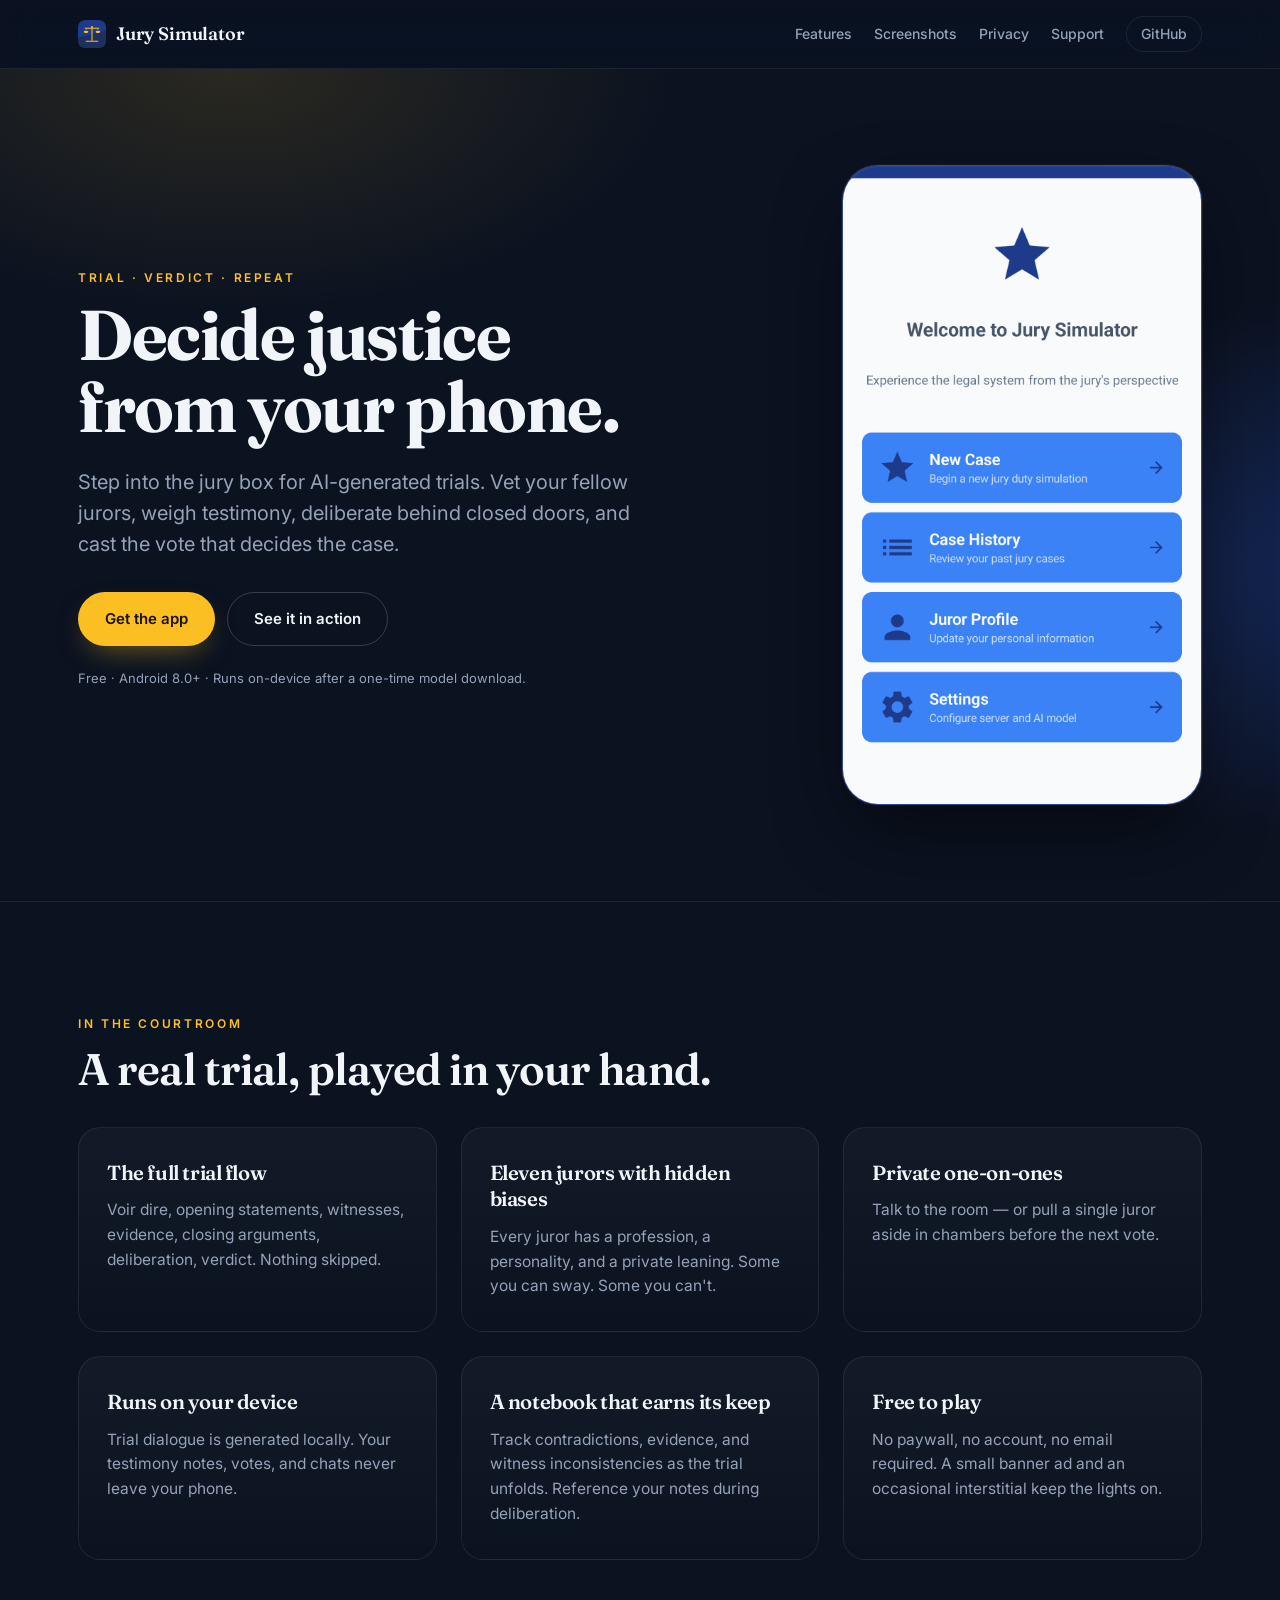
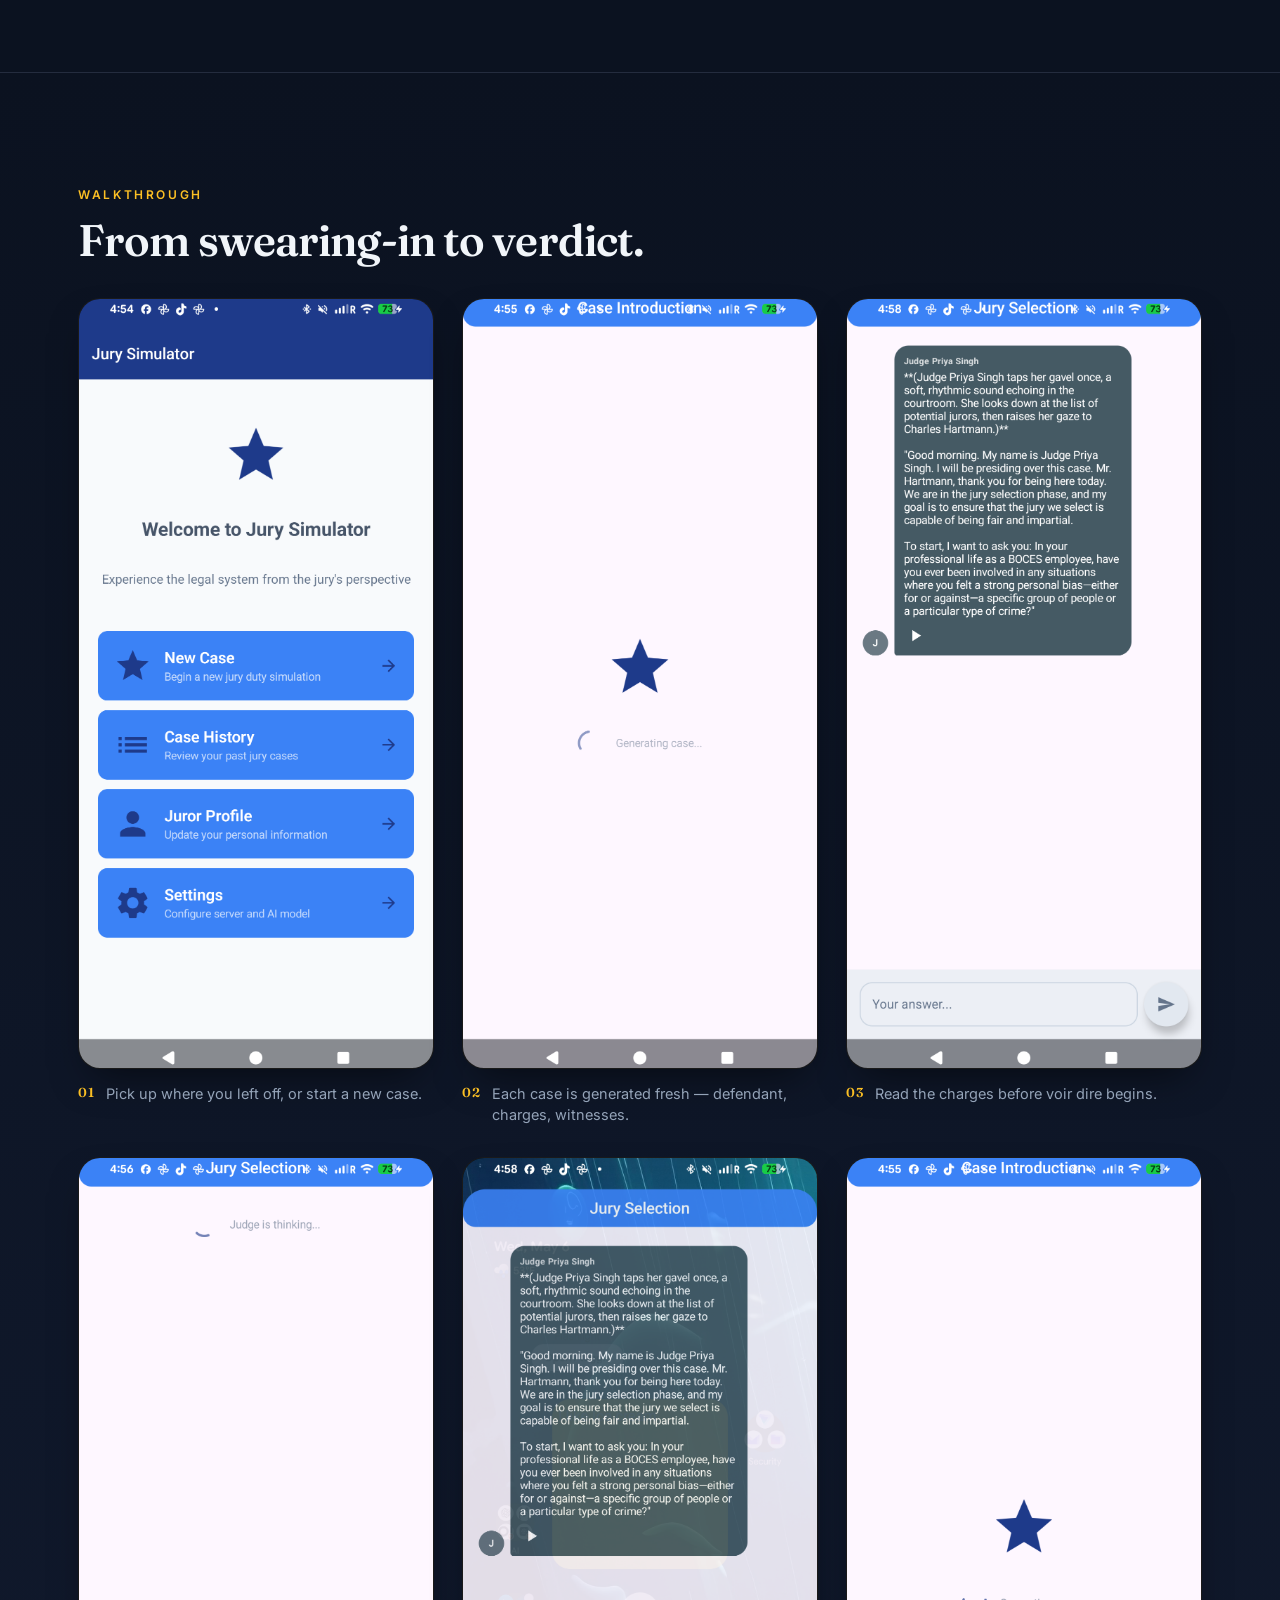
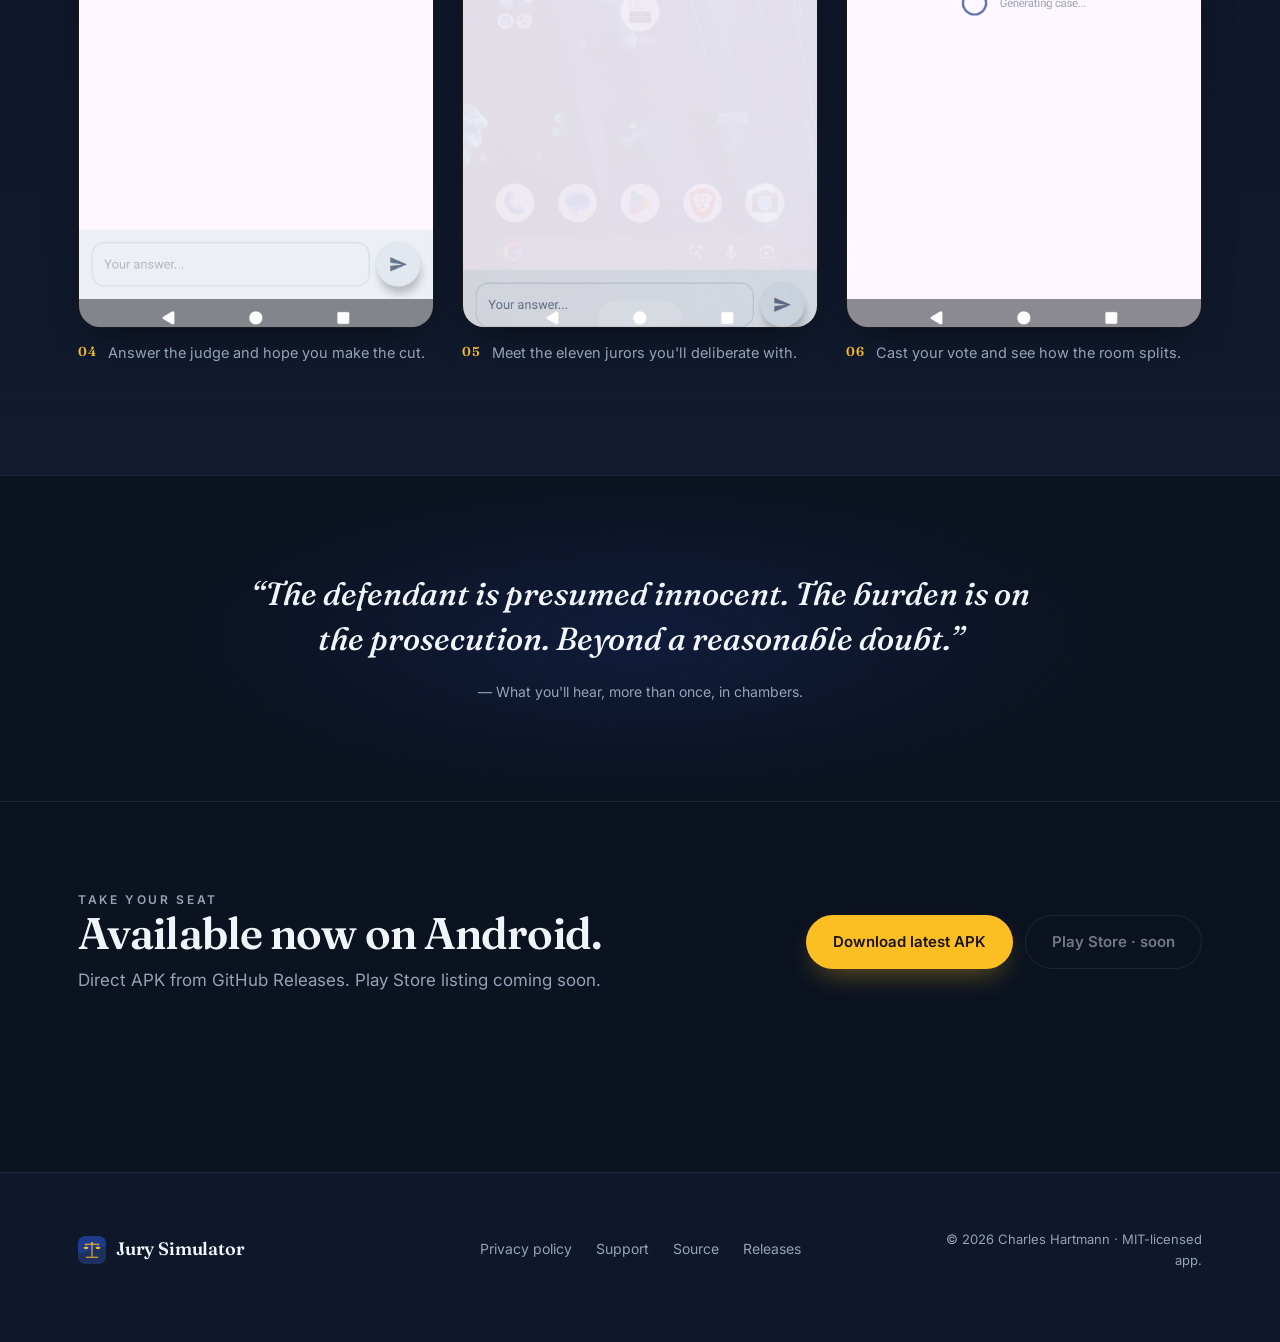
<file: site/index.html>
<!DOCTYPE html>
<html lang="en">
<head>
  <meta charset="UTF-8" />
  <meta name="viewport" content="width=device-width, initial-scale=1.0" />
  <title>Jury Simulator — Decide justice from your phone</title>
  <meta name="description" content="An Android jury duty simulator. Voir dire, witnesses, evidence, and deliberation with eleven AI jurors. Runs on-device. Free." />
  <meta property="og:title" content="Jury Simulator — Decide justice from your phone" />
  <meta property="og:description" content="Step into the jury box for AI-generated trials. Free on Android." />
  <meta property="og:image" content="assets/icon.svg" />
  <meta name="theme-color" content="#0F172A" />
  <link rel="icon" href="assets/icon.svg" type="image/svg+xml" />
  <link rel="preconnect" href="https://fonts.googleapis.com" />
  <link rel="preconnect" href="https://fonts.gstatic.com" crossorigin />
  <link href="https://fonts.googleapis.com/css2?family=Fraunces:opsz,wght@9..144,500;9..144,600;9..144,700&family=Inter:wght@400;500;600;700&display=swap" rel="stylesheet" />
  <link rel="stylesheet" href="assets/style.css" />
</head>
<body>
  <header class="site-header">
    <div class="container nav">
      <a class="brand" href="./">
        <img src="assets/icon.svg" alt="" width="28" height="28" />
        <span>Jury Simulator</span>
      </a>
      <nav class="primary-nav" aria-label="Primary">
        <a href="#features">Features</a>
        <a href="#screenshots">Screenshots</a>
        <a href="privacy.html">Privacy</a>
        <a href="support.html">Support</a>
        <a class="ghost" href="https://github.com/chartmann1590/jury-simulator">GitHub</a>
      </nav>
    </div>
  </header>

  <main>
    <section class="hero">
      <div class="container hero-grid">
        <div class="hero-copy">
          <p class="eyebrow">Trial · Verdict · Repeat</p>
          <h1>Decide justice<br />from your phone.</h1>
          <p class="lede">Step into the jury box for AI-generated trials. Vet your fellow jurors, weigh testimony, deliberate behind closed doors, and cast the vote that decides the case.</p>
          <div class="cta-row">
            <a class="btn primary" href="#download">Get the app</a>
            <a class="btn secondary" href="#screenshots">See it in action</a>
          </div>
          <p class="micro">Free · Android 8.0+ · Runs on-device after a one-time model download.</p>
        </div>
        <div class="hero-frame" aria-hidden="true">
          <video autoplay muted loop playsinline poster="assets/screenshots/01-home.png">
            <source src="assets/jurysim-promo.mp4" type="video/mp4" />
          </video>
        </div>
      </div>
    </section>

    <section class="features" id="features">
      <div class="container">
        <p class="eyebrow">In the courtroom</p>
        <h2>A real trial, played in your hand.</h2>
        <div class="feature-grid">
          <article>
            <h3>The full trial flow</h3>
            <p>Voir dire, opening statements, witnesses, evidence, closing arguments, deliberation, verdict. Nothing skipped.</p>
          </article>
          <article>
            <h3>Eleven jurors with hidden biases</h3>
            <p>Every juror has a profession, a personality, and a private leaning. Some you can sway. Some you can't.</p>
          </article>
          <article>
            <h3>Private one-on-ones</h3>
            <p>Talk to the room — or pull a single juror aside in chambers before the next vote.</p>
          </article>
          <article>
            <h3>Runs on your device</h3>
            <p>Trial dialogue is generated locally. Your testimony notes, votes, and chats never leave your phone.</p>
          </article>
          <article>
            <h3>A notebook that earns its keep</h3>
            <p>Track contradictions, evidence, and witness inconsistencies as the trial unfolds. Reference your notes during deliberation.</p>
          </article>
          <article>
            <h3>Free to play</h3>
            <p>No paywall, no account, no email required. A small banner ad and an occasional interstitial keep the lights on.</p>
          </article>
        </div>
      </div>
    </section>

    <section class="screenshots" id="screenshots">
      <div class="container">
        <p class="eyebrow">Walkthrough</p>
        <h2>From swearing-in to verdict.</h2>
        <div class="screenshot-row">
          <figure>
            <img src="assets/screenshots/01-home.png" alt="Jury Simulator home screen" loading="lazy" />
            <figcaption><span>01</span> Pick up where you left off, or start a new case.</figcaption>
          </figure>
          <figure>
            <img src="assets/screenshots/02-new-case.png" alt="New case generation screen" loading="lazy" />
            <figcaption><span>02</span> Each case is generated fresh — defendant, charges, witnesses.</figcaption>
          </figure>
          <figure>
            <img src="assets/screenshots/03-case-intro.png" alt="Case introduction" loading="lazy" />
            <figcaption><span>03</span> Read the charges before voir dire begins.</figcaption>
          </figure>
          <figure>
            <img src="assets/screenshots/04-voir-dire.png" alt="Voir dire questioning" loading="lazy" />
            <figcaption><span>04</span> Answer the judge and hope you make the cut.</figcaption>
          </figure>
          <figure>
            <img src="assets/screenshots/05-jury-selection.png" alt="Jury selection result" loading="lazy" />
            <figcaption><span>05</span> Meet the eleven jurors you'll deliberate with.</figcaption>
          </figure>
          <figure>
            <img src="assets/screenshots/06-additional.png" alt="In-trial detail" loading="lazy" />
            <figcaption><span>06</span> Cast your vote and see how the room splits.</figcaption>
          </figure>
        </div>
      </div>
    </section>

    <section class="quote">
      <div class="container">
        <blockquote>
          <p>“The defendant is presumed innocent. The burden is on the prosecution. Beyond a reasonable doubt.”</p>
          <cite>— What you'll hear, more than once, in chambers.</cite>
        </blockquote>
      </div>
    </section>

    <section class="download" id="download">
      <div class="container download-row">
        <div>
          <p class="eyebrow">Take your seat</p>
          <h2>Available now on Android.</h2>
          <p class="muted">Direct APK from GitHub Releases. Play Store listing coming soon.</p>
        </div>
        <div class="cta-row">
          <a class="btn primary" href="https://github.com/chartmann1590/jury-simulator/releases/latest">Download latest APK</a>
          <a class="btn secondary disabled" aria-disabled="true">Play Store · soon</a>
        </div>
      </div>
    </section>
  </main>

  
<!-- BEGIN AADS AD UNIT 2459484 -->
<div class="aads-slot" style="width:100%;margin:24px auto 16px;text-align:center;clear:both">
<div id="frame" style="width: 320px;margin: auto;z-index: 99998;height: auto">
<iframe data-aa='2459484' src='//ad.a-ads.com/2459484/?size=320x50' style='border:0; padding:0; width:320px; height:50px; overflow:hidden;display: block;margin: auto'></iframe>
</div>
</div>
<!-- END AADS AD UNIT 2459484 -->
<footer class="site-footer">
    <div class="container footer-grid">
      <div class="brand">
        <img src="assets/icon.svg" alt="" width="28" height="28" />
        <span>Jury Simulator</span>
      </div>
      <nav aria-label="Footer">
        <a href="privacy.html">Privacy policy</a>
        <a href="support.html">Support</a>
        <a href="https://github.com/chartmann1590/jury-simulator">Source</a>
        <a href="https://github.com/chartmann1590/jury-simulator/releases">Releases</a>
      </nav>
      <p class="legal">© 2026 Charles Hartmann · MIT-licensed app.</p>
    </div>
  </footer>
</body>
</html>
</file>
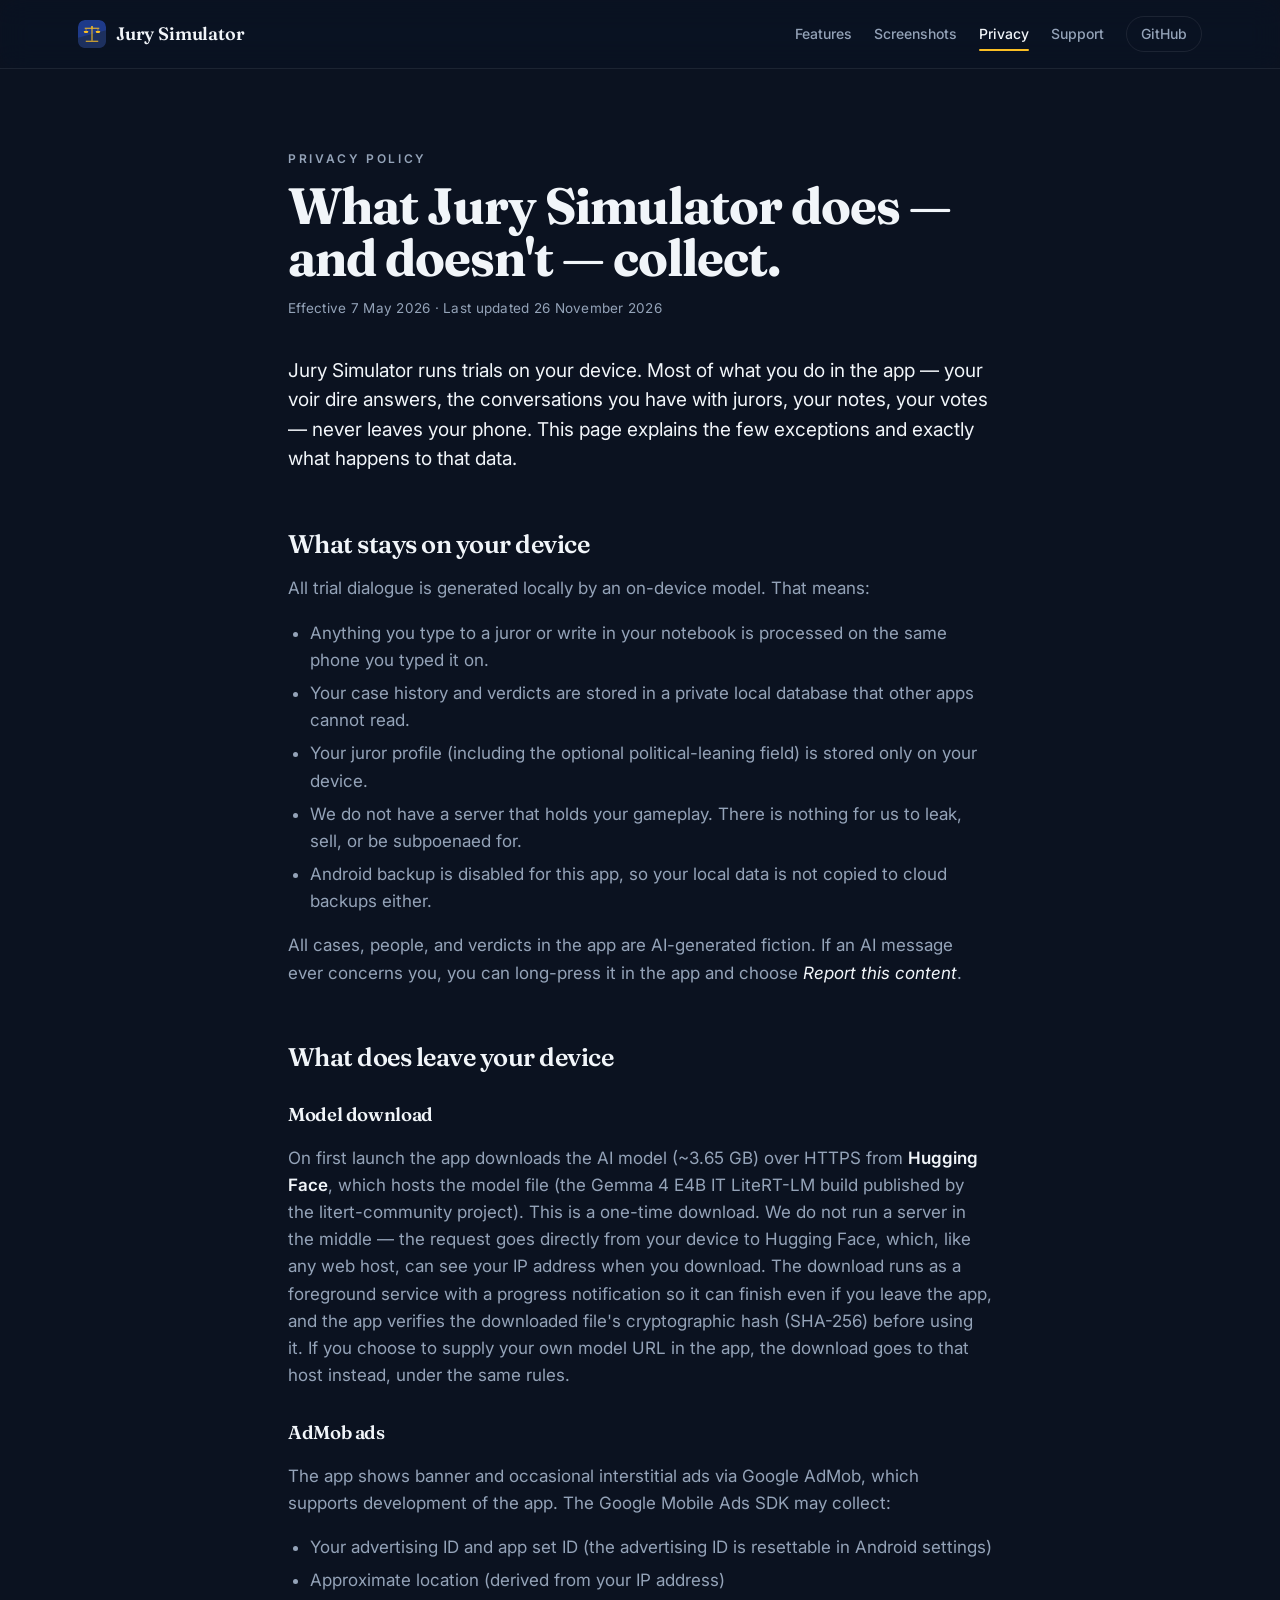
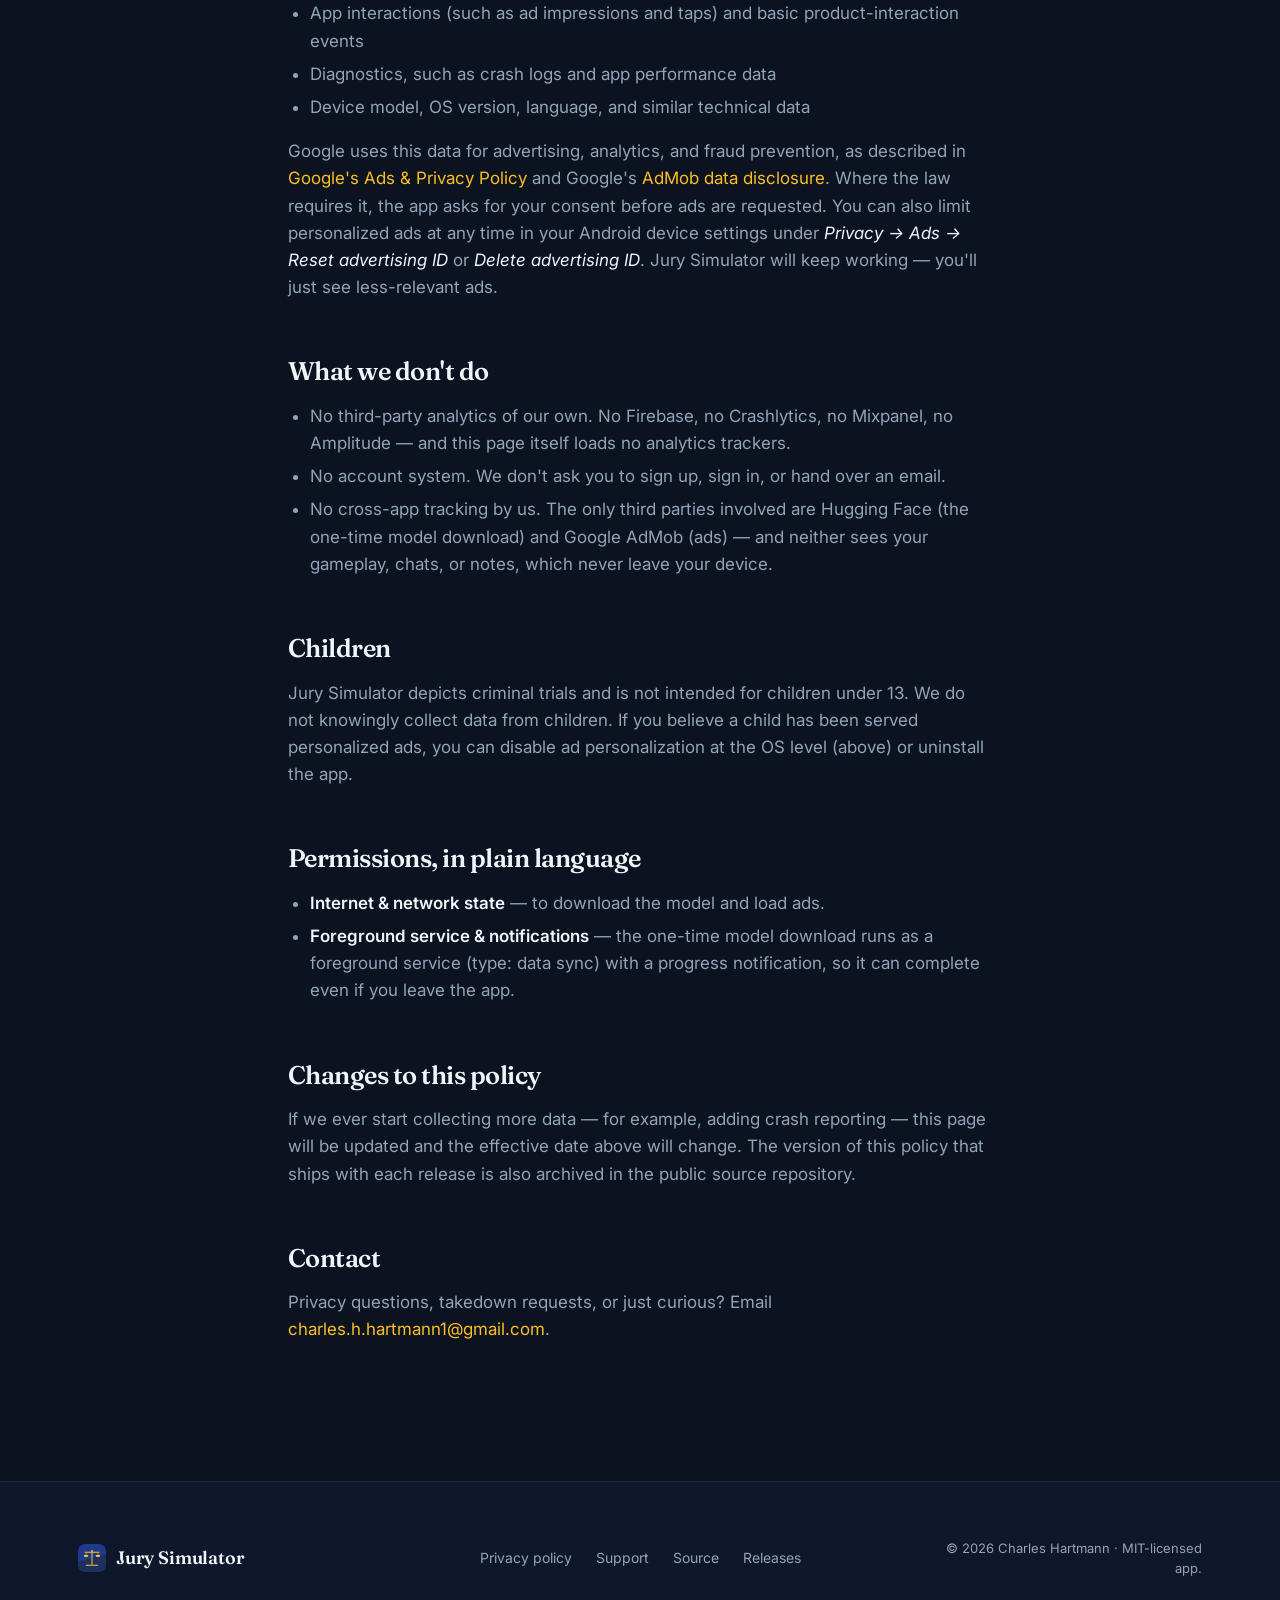
<file: site/privacy.html>
<!DOCTYPE html>
<html lang="en">
<head>
  <meta charset="UTF-8" />
  <meta name="viewport" content="width=device-width, initial-scale=1.0" />
  <title>Privacy Policy · Jury Simulator</title>
  <meta name="description" content="What Jury Simulator does — and doesn't — collect." />
  <meta name="theme-color" content="#0F172A" />
  <link rel="icon" href="assets/icon.svg" type="image/svg+xml" />
  <link rel="preconnect" href="https://fonts.googleapis.com" />
  <link rel="preconnect" href="https://fonts.gstatic.com" crossorigin />
  <link href="https://fonts.googleapis.com/css2?family=Fraunces:opsz,wght@9..144,500;9..144,600;9..144,700&family=Inter:wght@400;500;600;700&display=swap" rel="stylesheet" />
  <link rel="stylesheet" href="assets/style.css" />
</head>
<body>
  <header class="site-header">
    <div class="container nav">
      <a class="brand" href="./">
        <img src="assets/icon.svg" alt="" width="28" height="28" />
        <span>Jury Simulator</span>
      </a>
      <nav class="primary-nav" aria-label="Primary">
        <a href="index.html#features">Features</a>
        <a href="index.html#screenshots">Screenshots</a>
        <a href="privacy.html" aria-current="page">Privacy</a>
        <a href="support.html">Support</a>
        <a class="ghost" href="https://github.com/chartmann1590/jury-simulator">GitHub</a>
      </nav>
    </div>
  </header>

  <main class="prose">
    <div class="container">
      <p class="eyebrow">Privacy Policy</p>
      <h1>What Jury Simulator does — and doesn't — collect.</h1>
      <p class="effective">Effective 7 May 2026 · Last updated 26 November 2026</p>

      <p class="lede">Jury Simulator runs trials on your device. Most of what you do in the app — your voir dire answers, the conversations you have with jurors, your notes, your votes — never leaves your phone. This page explains the few exceptions and exactly what happens to that data.</p>

      <h2>What stays on your device</h2>
      <p>All trial dialogue is generated locally by an on-device model. That means:</p>
      <ul>
        <li>Anything you type to a juror or write in your notebook is processed on the same phone you typed it on.</li>
        <li>Your case history and verdicts are stored in a private local database that other apps cannot read.</li>
        <li>Your juror profile (including the optional political-leaning field) is stored only on your device.</li>
        <li>We do not have a server that holds your gameplay. There is nothing for us to leak, sell, or be subpoenaed for.</li>
        <li>Android backup is disabled for this app, so your local data is not copied to cloud backups either.</li>
      </ul>
      <p>All cases, people, and verdicts in the app are AI-generated fiction. If an AI message ever concerns you, you can long-press it in the app and choose <em>Report this content</em>.</p>

      <h2>What does leave your device</h2>

      <h3>Model download</h3>
      <p>On first launch the app downloads the AI model (~3.65 GB) over HTTPS from <strong>Hugging Face</strong>, which hosts the model file (the Gemma 4 E4B IT LiteRT-LM build published by the litert-community project). This is a one-time download. We do not run a server in the middle — the request goes directly from your device to Hugging Face, which, like any web host, can see your IP address when you download. The download runs as a foreground service with a progress notification so it can finish even if you leave the app, and the app verifies the downloaded file's cryptographic hash (SHA-256) before using it. If you choose to supply your own model URL in the app, the download goes to that host instead, under the same rules.</p>

      <h3>AdMob ads</h3>
      <p>The app shows banner and occasional interstitial ads via Google AdMob, which supports development of the app. The Google Mobile Ads SDK may collect:</p>
      <ul>
        <li>Your advertising ID and app set ID (the advertising ID is resettable in Android settings)</li>
        <li>Approximate location (derived from your IP address)</li>
        <li>App interactions (such as ad impressions and taps) and basic product-interaction events</li>
        <li>Diagnostics, such as crash logs and app performance data</li>
        <li>Device model, OS version, language, and similar technical data</li>
      </ul>
      <p>Google uses this data for advertising, analytics, and fraud prevention, as described in <a href="https://policies.google.com/technologies/ads">Google's Ads &amp; Privacy Policy</a> and Google's <a href="https://developers.google.com/admob/android/privacy">AdMob data disclosure</a>. Where the law requires it, the app asks for your consent before ads are requested. You can also limit personalized ads at any time in your Android device settings under <em>Privacy → Ads → Reset advertising ID</em> or <em>Delete advertising ID</em>. Jury Simulator will keep working — you'll just see less-relevant ads.</p>

      <h2>What we don't do</h2>
      <ul>
        <li>No third-party analytics of our own. No Firebase, no Crashlytics, no Mixpanel, no Amplitude — and this page itself loads no analytics trackers.</li>
        <li>No account system. We don't ask you to sign up, sign in, or hand over an email.</li>
        <li>No cross-app tracking by us. The only third parties involved are Hugging Face (the one-time model download) and Google AdMob (ads) — and neither sees your gameplay, chats, or notes, which never leave your device.</li>
      </ul>

      <h2>Children</h2>
      <p>Jury Simulator depicts criminal trials and is not intended for children under 13. We do not knowingly collect data from children. If you believe a child has been served personalized ads, you can disable ad personalization at the OS level (above) or uninstall the app.</p>

      <h2>Permissions, in plain language</h2>
      <ul>
        <li><strong>Internet &amp; network state</strong> — to download the model and load ads.</li>
        <li><strong>Foreground service &amp; notifications</strong> — the one-time model download runs as a foreground service (type: data sync) with a progress notification, so it can complete even if you leave the app.</li>
      </ul>

      <h2>Changes to this policy</h2>
      <p>If we ever start collecting more data — for example, adding crash reporting — this page will be updated and the effective date above will change. The version of this policy that ships with each release is also archived in the public source repository.</p>

      <h2>Contact</h2>
      <p>Privacy questions, takedown requests, or just curious? Email <a href="mailto:charles.h.hartmann1@gmail.com">charles.h.hartmann1@gmail.com</a>.</p>
    </div>
  </main>

  <footer class="site-footer">
    <div class="container footer-grid">
      <div class="brand">
        <img src="assets/icon.svg" alt="" width="28" height="28" />
        <span>Jury Simulator</span>
      </div>
      <nav aria-label="Footer">
        <a href="privacy.html">Privacy policy</a>
        <a href="support.html">Support</a>
        <a href="https://github.com/chartmann1590/jury-simulator">Source</a>
        <a href="https://github.com/chartmann1590/jury-simulator/releases">Releases</a>
      </nav>
      <p class="legal">© 2026 Charles Hartmann · MIT-licensed app.</p>
    </div>
  </footer>
</body>
</html>
</file>
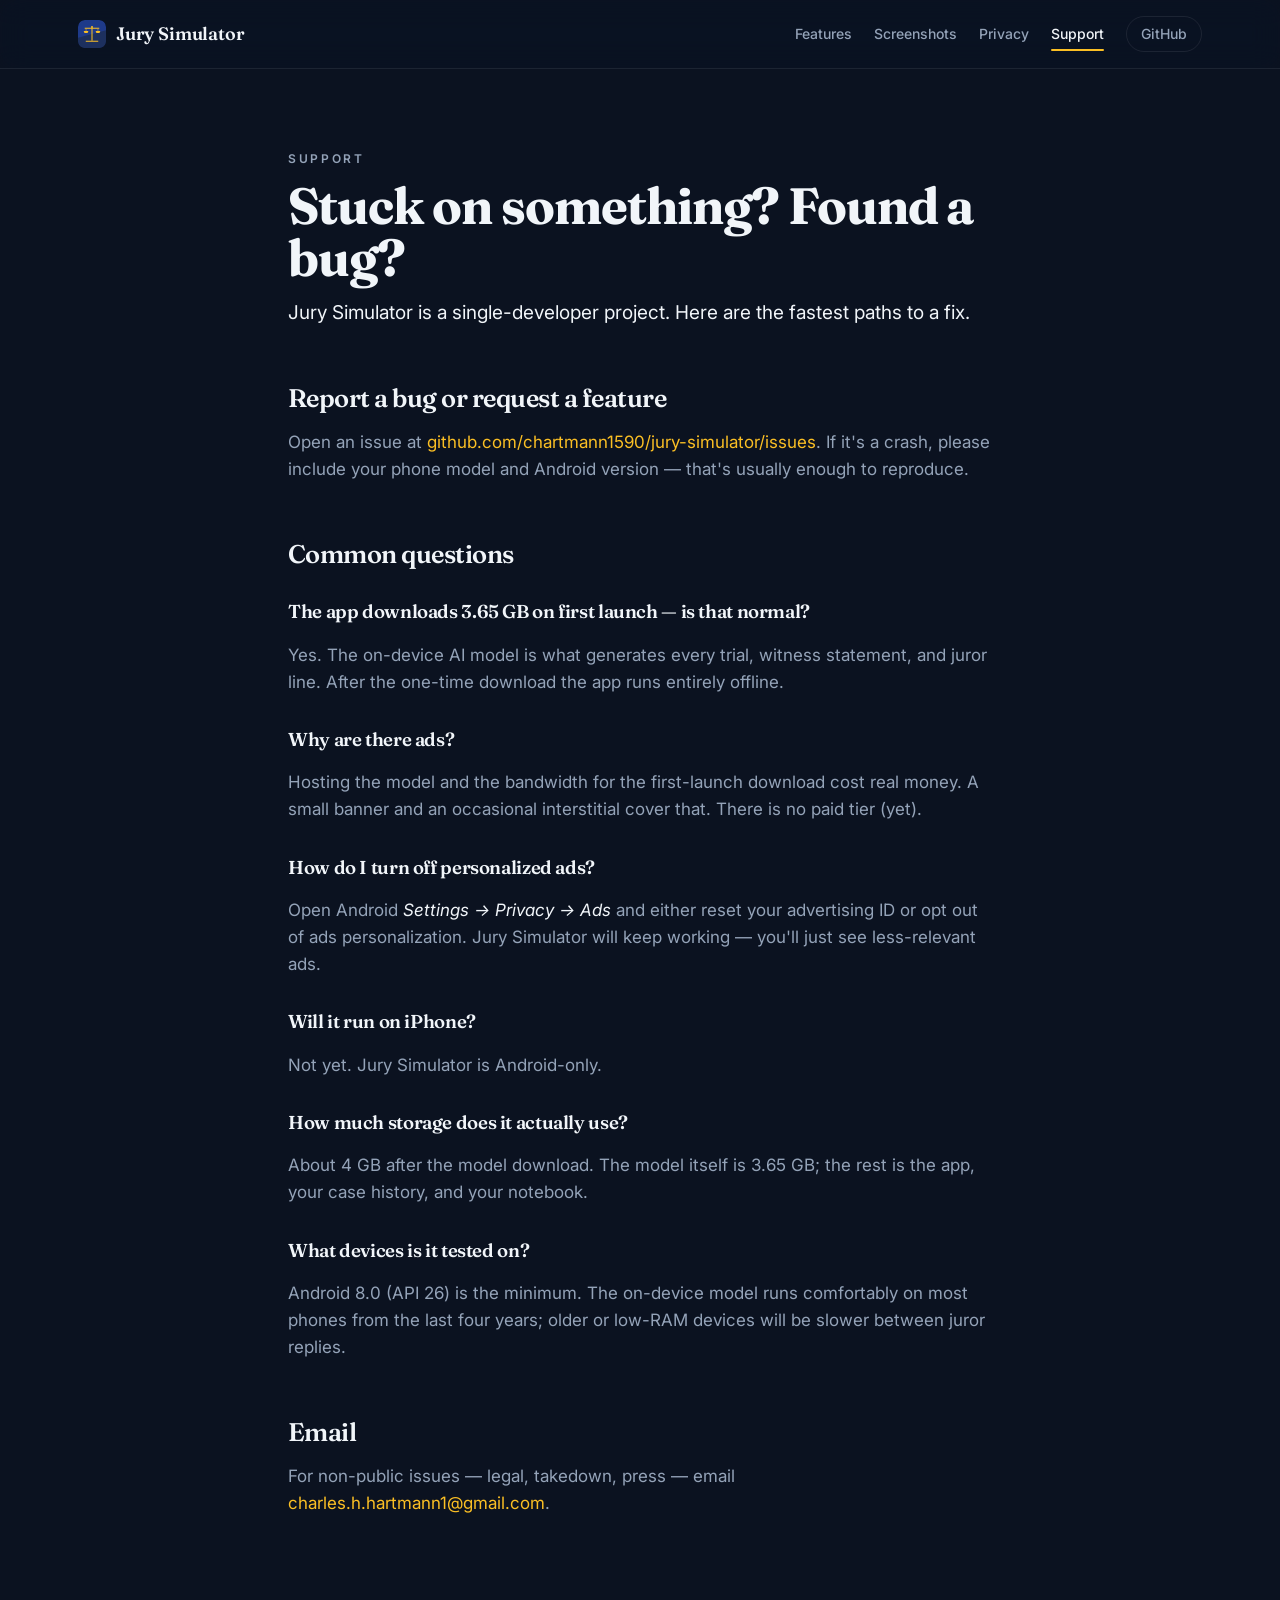
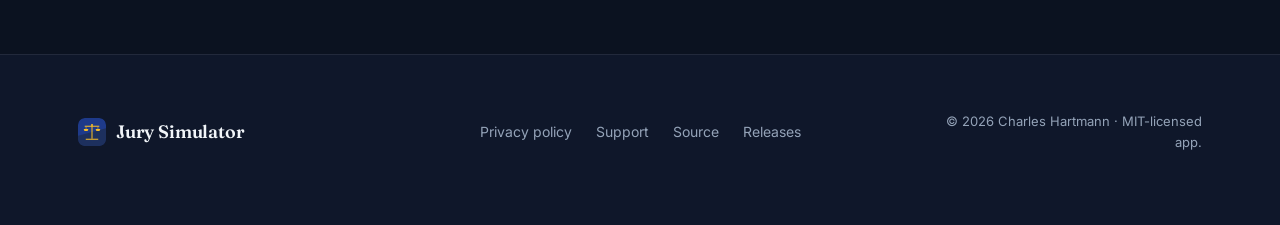
<file: site/support.html>
<!DOCTYPE html>
<html lang="en">
<head>
  <meta charset="UTF-8" />
  <meta name="viewport" content="width=device-width, initial-scale=1.0" />
  <title>Support · Jury Simulator</title>
  <meta name="description" content="Bug reports, feature requests, and FAQs for Jury Simulator." />
  <meta name="theme-color" content="#0F172A" />
  <link rel="icon" href="assets/icon.svg" type="image/svg+xml" />
  <link rel="preconnect" href="https://fonts.googleapis.com" />
  <link rel="preconnect" href="https://fonts.gstatic.com" crossorigin />
  <link href="https://fonts.googleapis.com/css2?family=Fraunces:opsz,wght@9..144,500;9..144,600;9..144,700&family=Inter:wght@400;500;600;700&display=swap" rel="stylesheet" />
  <link rel="stylesheet" href="assets/style.css" />
</head>
<body>
  <header class="site-header">
    <div class="container nav">
      <a class="brand" href="./">
        <img src="assets/icon.svg" alt="" width="28" height="28" />
        <span>Jury Simulator</span>
      </a>
      <nav class="primary-nav" aria-label="Primary">
        <a href="index.html#features">Features</a>
        <a href="index.html#screenshots">Screenshots</a>
        <a href="privacy.html">Privacy</a>
        <a href="support.html" aria-current="page">Support</a>
        <a class="ghost" href="https://github.com/chartmann1590/jury-simulator">GitHub</a>
      </nav>
    </div>
  </header>

  <main class="prose">
    <div class="container">
      <p class="eyebrow">Support</p>
      <h1>Stuck on something? Found a bug?</h1>
      <p class="lede">Jury Simulator is a single-developer project. Here are the fastest paths to a fix.</p>

      <h2>Report a bug or request a feature</h2>
      <p>Open an issue at <a href="https://github.com/chartmann1590/jury-simulator/issues">github.com/chartmann1590/jury-simulator/issues</a>. If it's a crash, please include your phone model and Android version — that's usually enough to reproduce.</p>

      <h2>Common questions</h2>

      <h3>The app downloads 3.65 GB on first launch — is that normal?</h3>
      <p>Yes. The on-device AI model is what generates every trial, witness statement, and juror line. After the one-time download the app runs entirely offline.</p>

      <h3>Why are there ads?</h3>
      <p>Hosting the model and the bandwidth for the first-launch download cost real money. A small banner and an occasional interstitial cover that. There is no paid tier (yet).</p>

      <h3>How do I turn off personalized ads?</h3>
      <p>Open Android <em>Settings → Privacy → Ads</em> and either reset your advertising ID or opt out of ads personalization. Jury Simulator will keep working — you'll just see less-relevant ads.</p>

      <h3>Will it run on iPhone?</h3>
      <p>Not yet. Jury Simulator is Android-only.</p>

      <h3>How much storage does it actually use?</h3>
      <p>About 4 GB after the model download. The model itself is 3.65 GB; the rest is the app, your case history, and your notebook.</p>

      <h3>What devices is it tested on?</h3>
      <p>Android 8.0 (API 26) is the minimum. The on-device model runs comfortably on most phones from the last four years; older or low-RAM devices will be slower between juror replies.</p>

      <h2>Email</h2>
      <p>For non-public issues — legal, takedown, press — email <a href="mailto:charles.h.hartmann1@gmail.com">charles.h.hartmann1@gmail.com</a>.</p>
    </div>
  </main>

  <footer class="site-footer">
    <div class="container footer-grid">
      <div class="brand">
        <img src="assets/icon.svg" alt="" width="28" height="28" />
        <span>Jury Simulator</span>
      </div>
      <nav aria-label="Footer">
        <a href="privacy.html">Privacy policy</a>
        <a href="support.html">Support</a>
        <a href="https://github.com/chartmann1590/jury-simulator">Source</a>
        <a href="https://github.com/chartmann1590/jury-simulator/releases">Releases</a>
      </nav>
      <p class="legal">© 2026 Charles Hartmann · MIT-licensed app.</p>
    </div>
  </footer>
</body>
</html>
</file>
<file: site/assets/style.css>
:root {
  --bg: #0B1220;
  --bg-elev: #0F172A;
  --bg-2: #111A2E;
  --ink: #F1F5F9;
  --ink-muted: #94A3B8;
  --accent: #FBBF24;
  --accent-warm: #FFD24A;
  --accent-deep: #D97706;
  --court-blue: #1E3A8A;
  --rule: rgba(251, 191, 36, 0.16);
  --rule-soft: rgba(255, 255, 255, 0.08);
  --container: 1180px;
  --serif: 'Fraunces', 'Playfair Display', Georgia, serif;
  --sans: 'Inter', -apple-system, BlinkMacSystemFont, system-ui, sans-serif;
}

*, *::before, *::after { box-sizing: border-box; }

html { scroll-behavior: smooth; }

html, body {
  margin: 0;
  padding: 0;
  background: var(--bg);
  color: var(--ink);
  font-family: var(--sans);
  font-size: 17px;
  line-height: 1.6;
  -webkit-font-smoothing: antialiased;
  -moz-osx-font-smoothing: grayscale;
  text-rendering: optimizeLegibility;
}

img, video { max-width: 100%; display: block; }

.container {
  max-width: var(--container);
  margin: 0 auto;
  padding: 0 28px;
}

a {
  color: var(--accent);
  text-decoration: none;
  border-bottom: 1px solid transparent;
  transition: border-color 120ms ease, color 120ms ease;
}
a:hover { border-bottom-color: var(--accent); }

.eyebrow {
  text-transform: uppercase;
  letter-spacing: 0.22em;
  color: var(--accent);
  font-size: 12px;
  font-weight: 600;
  margin: 0 0 12px;
}

h1, h2, h3 {
  font-family: var(--serif);
  font-weight: 600;
  letter-spacing: -0.02em;
  color: var(--ink);
  font-feature-settings: "ss01", "ss02";
}
h1 { font-size: clamp(2.4rem, 5.5vw, 4.4rem); line-height: 1.02; margin: 0 0 24px; font-weight: 700; }
h2 { font-size: clamp(1.8rem, 3.5vw, 2.6rem); line-height: 1.12; margin: 0 0 32px; }
h3 { font-size: 1.2rem; line-height: 1.3; margin: 0 0 12px; font-weight: 600; }

.muted { color: var(--ink-muted); }

/* Header */
.site-header {
  position: sticky;
  top: 0;
  background: rgba(11, 18, 32, 0.78);
  backdrop-filter: saturate(160%) blur(14px);
  -webkit-backdrop-filter: saturate(160%) blur(14px);
  border-bottom: 1px solid var(--rule-soft);
  z-index: 50;
}
.nav {
  display: flex;
  align-items: center;
  justify-content: space-between;
  height: 68px;
  gap: 16px;
}
.brand {
  display: inline-flex;
  align-items: center;
  gap: 10px;
  font-family: var(--serif);
  font-weight: 600;
  font-size: 18px;
  color: var(--ink);
  border: none;
  letter-spacing: -0.01em;
}
.brand:hover { border: none; color: var(--ink); }
.brand img { width: 28px; height: 28px; border-radius: 7px; }

.primary-nav {
  display: flex;
  gap: 22px;
  align-items: center;
}
.primary-nav a {
  color: var(--ink-muted);
  font-size: 14px;
  font-weight: 500;
  border: none;
  padding: 4px 0;
  position: relative;
}
.primary-nav a:hover { color: var(--ink); }
.primary-nav a[aria-current="page"] { color: var(--ink); }
.primary-nav a[aria-current="page"]::after {
  content: "";
  position: absolute;
  left: 0; right: 0; bottom: -2px;
  height: 2px;
  background: var(--accent);
  border-radius: 2px;
}
.primary-nav a.ghost {
  border: 1px solid var(--rule-soft);
  padding: 6px 14px;
  border-radius: 999px;
}
.primary-nav a.ghost:hover {
  border-color: var(--accent);
  color: var(--accent);
}

/* Hero */
.hero {
  padding: 96px 0 96px;
  position: relative;
  overflow: hidden;
}
.hero::before {
  content: "";
  position: absolute;
  inset: 0;
  background:
    radial-gradient(ellipse 60% 50% at 18% 0%, rgba(251, 191, 36, 0.13), transparent 60%),
    radial-gradient(ellipse 80% 60% at 110% 60%, rgba(30, 58, 138, 0.55), transparent 55%);
  pointer-events: none;
}
.hero > .container { position: relative; }
.hero-grid {
  display: grid;
  grid-template-columns: 1.15fr 0.85fr;
  gap: 72px;
  align-items: center;
}
.hero-copy h1 br {
  display: inline;
}
.lede {
  font-size: 1.18rem;
  color: var(--ink-muted);
  margin: 0 0 32px;
  max-width: 560px;
  line-height: 1.55;
}
.cta-row {
  display: flex;
  gap: 12px;
  flex-wrap: wrap;
  align-items: center;
}
.btn {
  display: inline-flex;
  align-items: center;
  justify-content: center;
  padding: 14px 26px;
  border-radius: 999px;
  font-weight: 600;
  font-size: 15px;
  border: 1px solid transparent;
  transition: transform 140ms ease, background 140ms ease, color 140ms ease, border-color 140ms ease;
  cursor: pointer;
}
.btn.primary {
  background: var(--accent);
  color: #1A1306;
  box-shadow: 0 12px 30px -12px rgba(251, 191, 36, 0.5);
}
.btn.primary:hover { background: var(--accent-warm); transform: translateY(-1px); border-color: transparent; }
.btn.secondary {
  color: var(--ink);
  border-color: rgba(255, 255, 255, 0.18);
}
.btn.secondary:hover { border-color: var(--accent); color: var(--accent); }
.btn.disabled {
  opacity: 0.45;
  cursor: not-allowed;
  pointer-events: none;
}
.micro {
  margin-top: 22px;
  font-size: 13px;
  color: var(--ink-muted);
}

.hero-frame {
  border-radius: 36px;
  overflow: hidden;
  border: 1px solid rgba(255, 255, 255, 0.08);
  background: var(--court-blue);
  box-shadow:
    0 30px 80px -20px rgba(0, 0, 0, 0.7),
    0 0 0 1px rgba(251, 191, 36, 0.06);
  aspect-ratio: 9 / 16;
  max-width: 360px;
  margin-left: auto;
  position: relative;
}
.hero-frame::after {
  content: "";
  position: absolute;
  inset: 0;
  border-radius: inherit;
  pointer-events: none;
  box-shadow: inset 0 0 0 1px rgba(255, 255, 255, 0.06);
}
.hero-frame video {
  width: 100%;
  height: 100%;
  object-fit: cover;
}

/* Features */
.features {
  padding: 112px 0;
  border-top: 1px solid var(--rule-soft);
}
.feature-grid {
  display: grid;
  grid-template-columns: repeat(3, 1fr);
  gap: 24px;
}
.feature-grid article {
  padding: 32px 28px;
  background:
    linear-gradient(180deg, rgba(255, 255, 255, 0.035), rgba(255, 255, 255, 0.005));
  border: 1px solid var(--rule-soft);
  border-radius: 22px;
  transition: border-color 200ms ease, transform 200ms ease;
}
.feature-grid article:hover {
  border-color: rgba(251, 191, 36, 0.35);
  transform: translateY(-2px);
}
.feature-grid h3 {
  color: var(--ink);
  font-family: var(--serif);
}
.feature-grid p {
  color: var(--ink-muted);
  margin: 0;
  font-size: 15.5px;
}

/* Screenshots */
.screenshots {
  padding: 112px 0;
  background: linear-gradient(180deg, var(--bg) 0%, var(--bg-2) 100%);
  border-top: 1px solid var(--rule-soft);
}
.screenshot-row {
  display: grid;
  grid-template-columns: repeat(3, 1fr);
  gap: 32px 28px;
}
.screenshot-row figure {
  margin: 0;
  display: flex;
  flex-direction: column;
  gap: 14px;
}
.screenshot-row img {
  border-radius: 22px;
  border: 1px solid rgba(255, 255, 255, 0.1);
  background: #000;
  aspect-ratio: 9 / 19.5;
  object-fit: cover;
  width: 100%;
  box-shadow: 0 18px 40px -16px rgba(0, 0, 0, 0.6);
  transition: transform 220ms ease;
}
.screenshot-row figure:hover img { transform: translateY(-3px); }
.screenshot-row figcaption {
  color: var(--ink-muted);
  font-size: 14.5px;
  line-height: 1.45;
  display: flex;
  gap: 12px;
}
.screenshot-row figcaption span {
  font-family: var(--serif);
  color: var(--accent);
  font-variant-numeric: tabular-nums;
  font-weight: 600;
  font-size: 13px;
  letter-spacing: 0.05em;
  flex: 0 0 auto;
}

/* Quote */
.quote {
  padding: 96px 0;
  border-top: 1px solid var(--rule-soft);
  background:
    radial-gradient(ellipse 60% 80% at 50% 50%, rgba(30, 58, 138, 0.25), transparent 60%);
}
.quote blockquote {
  margin: 0;
  text-align: center;
}
.quote blockquote p {
  font-family: var(--serif);
  font-style: italic;
  font-size: clamp(1.4rem, 2.5vw, 2rem);
  line-height: 1.4;
  color: var(--ink);
  max-width: 780px;
  margin: 0 auto 16px;
  font-weight: 500;
}
.quote blockquote cite {
  font-style: normal;
  color: var(--ink-muted);
  font-size: 14px;
}

/* Download band */
.download {
  padding: 88px 0;
  border-top: 1px solid var(--rule-soft);
}
.download-row {
  display: grid;
  grid-template-columns: 1.5fr 1fr;
  gap: 32px;
  align-items: center;
}
.download h2 { margin-bottom: 8px; }
.download p { color: var(--ink-muted); margin: 0; }
.download .cta-row { justify-content: flex-end; }

/* Prose pages */
.prose {
  padding: 80px 0 120px;
}
.prose .container { max-width: 760px; }
.prose h1 { font-size: clamp(2rem, 4vw, 3rem); margin-bottom: 14px; }
.prose .lede {
  font-size: 1.12rem;
  color: var(--ink);
  margin: 0 0 36px;
  max-width: none;
}
.prose h2 { font-size: 1.5rem; margin: 56px 0 16px; }
.prose h3 { font-size: 1.1rem; margin: 32px 0 8px; color: var(--ink); }
.prose p, .prose li { color: var(--ink-muted); }
.prose ul { padding-left: 22px; margin-bottom: 16px; }
.prose li { margin-bottom: 6px; }
.prose strong { color: var(--ink); font-weight: 600; }
.prose em { color: var(--ink); font-style: italic; }
.effective {
  font-size: 13.5px;
  color: var(--ink-muted);
  margin-bottom: 36px;
  letter-spacing: 0.02em;
}

/* Footer */
.site-footer {
  border-top: 1px solid var(--rule-soft);
  padding: 56px 0 72px;
  background: var(--bg-elev);
}
.footer-grid {
  display: grid;
  grid-template-columns: 1fr 2fr 1fr;
  gap: 24px;
  align-items: center;
}
.footer-grid > .brand { justify-self: start; }
.footer-grid nav {
  display: flex;
  gap: 24px;
  justify-content: center;
  flex-wrap: wrap;
}
.footer-grid nav a {
  color: var(--ink-muted);
  font-size: 14px;
  border: none;
}
.footer-grid nav a:hover { color: var(--ink); }
.legal {
  text-align: right;
  font-size: 13px;
  color: var(--ink-muted);
  margin: 0;
}

/* Responsive */
@media (max-width: 960px) {
  .hero-grid { grid-template-columns: 1fr; gap: 48px; }
  .hero-frame { max-width: 320px; margin: 0 auto; }
  .feature-grid { grid-template-columns: 1fr 1fr; }
  .screenshot-row { grid-template-columns: 1fr 1fr; }
  .download-row { grid-template-columns: 1fr; text-align: left; }
  .download .cta-row { justify-content: flex-start; }
  .footer-grid { grid-template-columns: 1fr; text-align: center; gap: 18px; }
  .footer-grid > .brand { justify-self: center; }
  .footer-grid nav { justify-content: center; }
  .legal { text-align: center; }
}

@media (max-width: 640px) {
  .hero { padding: 64px 0; }
  .features, .screenshots { padding: 80px 0; }
  .feature-grid { grid-template-columns: 1fr; }
  .screenshot-row { grid-template-columns: 1fr; }
  .primary-nav { gap: 14px; }
  .primary-nav a { font-size: 13px; }
  .primary-nav a.ghost { display: none; }
  .container { padding: 0 20px; }
}

@media (prefers-reduced-motion: reduce) {
  *, *::before, *::after { animation-duration: 0.01ms !important; transition-duration: 0.01ms !important; }
  html { scroll-behavior: auto; }
  .hero-frame video { display: none; }
}
</file>
